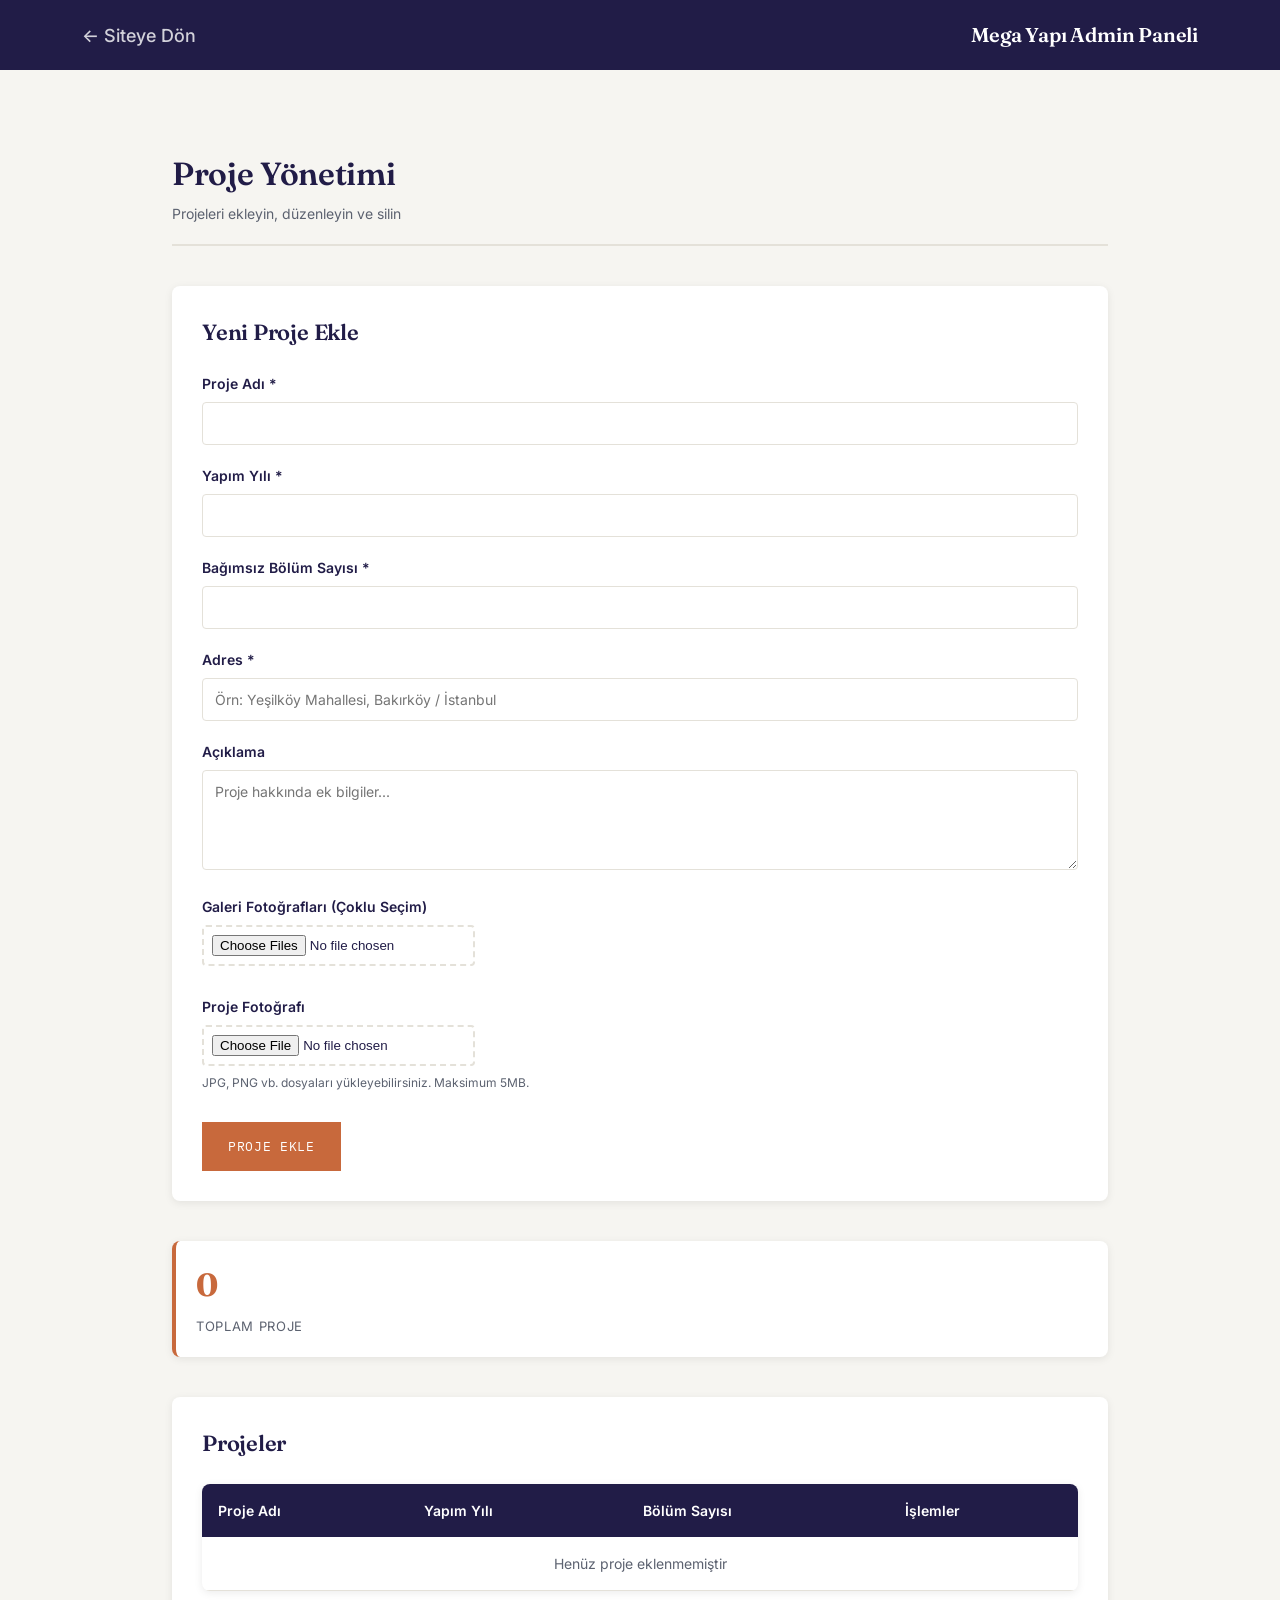
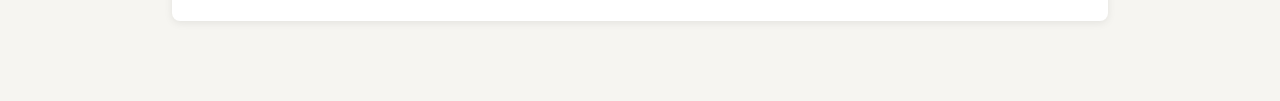
<file: admin.html>
<!DOCTYPE html>
<html lang="tr">
<head>
<meta charset="UTF-8">
<meta name="viewport" content="width=device-width, initial-scale=1.0">
<title>Admin Paneli - Mega Yapı</title>
<link rel="preconnect" href="https://fonts.googleapis.com">
<link href="https://fonts.googleapis.com/css2?family=Fraunces:opsz,wght@9..144,400;9..144,500;9..144,600;9..144,700&family=Inter:wght@400;500;600;700&family=IBM+Plex+Mono:wght@400;500;600&display=swap" rel="stylesheet">
<link rel="stylesheet" href="assets/css/style.css">
<style>
  body{background:var(--paper);}
  .admin-container{max-width:1000px;margin:0 auto;padding:40px 32px;}
  .admin-header{margin-bottom:40px;border-bottom:2px solid var(--line);padding-bottom:20px;}
  .admin-header h1{color:var(--ink);margin-bottom:5px;}
  .admin-header p{color:var(--steel);font-size:14px;}
  
  .form-section{background:var(--white);padding:30px;border-radius:8px;margin-bottom:40px;box-shadow:0 2px 8px rgba(0,0,0,0.08);}
  .form-section h2{font-size:22px;margin-bottom:24px;color:var(--ink);}
  
  .form-group{margin-bottom:20px;}
  label{display:block;font-weight:600;margin-bottom:8px;color:var(--ink);font-size:14px;}
  input[type="text"],input[type="number"],textarea,select{
    width:100%;
    padding:12px;
    border:1px solid var(--line);
    border-radius:4px;
    font-family:'Inter',sans-serif;
    font-size:14px;
    transition:border-color .25s ease;
  }
  input[type="text"]:focus,input[type="number"]:focus,textarea:focus,select:focus{
    outline:none;
    border-color:var(--red);
    box-shadow:0 0 0 3px rgba(200,105,60,0.1);
  }
  
  textarea{resize:vertical;min-height:100px;}
  
  input[type="file"]{
    padding:8px;
    border:2px dashed var(--line);
    border-radius:4px;
    cursor:pointer;
    transition:border-color .25s ease;
  }
  input[type="file"]:hover{
    border-color:var(--red);
  }
  
  #imagePreview{margin-top:16px;}
  
  .form-actions{display:flex;gap:12px;margin-top:30px;}
  .form-actions .btn{margin:0;}
  
  #submitBtn{background:var(--red);color:var(--white);border:none;}
  #submitBtn:hover{background:var(--red-deep);}
  
  #cancelBtn{background:var(--steel);color:var(--white);border:none;}
  #cancelBtn:hover{background:#4a4a52;}
  
  .projects-table{background:var(--white);border-radius:8px;overflow:hidden;box-shadow:0 2px 8px rgba(0,0,0,0.08);}
  .projects-table table{width:100%;border-collapse:collapse;}
  .projects-table th{
    background:var(--ink);
    color:var(--white);
    padding:16px;
    text-align:left;
    font-weight:600;
    font-size:14px;
  }
  .projects-table td{
    padding:16px;
    border-bottom:1px solid var(--line);
    font-size:14px;
  }
  .projects-table tr:hover{background:rgba(200,105,60,0.05);}
  
  .projects-table .actions{display:flex;gap:8px;}
  .btn-edit,.btn-delete{
    padding:8px 12px;
    font-size:12px;
    border:none;
    border-radius:4px;
    cursor:pointer;
    transition:all .25s ease;
    font-family:'IBM Plex Mono',monospace;
    letter-spacing:0.05em;
  }
  .btn-edit{
    background:var(--red);
    color:var(--white);
  }
  .btn-edit:hover{background:var(--red-deep);}
  
  .btn-delete{
    background:#e74c3c;
    color:var(--white);
  }
  .btn-delete:hover{background:#c0392b;}
  
  .stats{display:grid;grid-template-columns:repeat(auto-fit,minmax(200px,1fr));gap:20px;margin-top:30px;}
  .stat-card{
    background:var(--white);
    padding:20px;
    border-radius:8px;
    border-left:4px solid var(--red);
    box-shadow:0 2px 8px rgba(0,0,0,0.08);
  }
  .stat-card .number{
    font-size:32px;
    font-weight:700;
    color:var(--red);
    font-family:'Fraunces',serif;
  }
  .stat-card .label{
    font-size:13px;
    color:var(--steel);
    margin-top:8px;
    text-transform:uppercase;
    letter-spacing:0.05em;
  }
  
  .no-projects{
    text-align:center;
    padding:40px;
    color:var(--steel);
  }
  
  .admin-nav{background:var(--ink);padding:20px 0;margin-bottom:40px;}
  .admin-nav .wrap{display:flex;justify-content:space-between;align-items:center;}
  .admin-nav a{color:rgba(255,255,255,0.8);text-decoration:none;font-weight:500;transition:color .25s ease;}
  .admin-nav a:hover{color:#fff;}
  .admin-logo{color:var(--red);font-weight:700;font-size:18px;}
</style>
</head>
<body>

<div class="admin-nav">
  <div class="wrap">
    <a href="index.html" class="admin-logo">← Siteye Dön</a>
    <h1 style="color:#fff;margin:0;font-size:20px;">Mega Yapı Admin Paneli</h1>
  </div>
</div>

<div class="admin-container">
  <div class="admin-header">
    <h1>Proje Yönetimi</h1>
    <p>Projeleri ekleyin, düzenleyin ve silin</p>
  </div>
  
  <!-- Form Section -->
  <div class="form-section">
    <h2 id="formTitle">Yeni Proje Ekle</h2>
    <form id="projectForm">
      <input type="hidden" id="currentProjectId">
      
      <div class="form-group">
        <label for="projectName">Proje Adı *</label>
        <input type="text" id="projectName" required>
      </div>
      
      <div class="form-group">
        <label for="projectYear">Yapım Yılı *</label>
        <input type="number" id="projectYear" min="1989" max="2100" required>
      </div>
      
      <div class="form-group">
        <label for="projectUnitCount">Bağımsız Bölüm Sayısı *</label>
        <input type="number" id="projectUnitCount" min="1" required>
      </div>
      
      <div class="form-group">
        <label for="projectAddress">Adres *</label>
        <input type="text" id="projectAddress" placeholder="Örn: Yeşilköy Mahallesi, Bakırköy / İstanbul" required>
      </div>
      
      <div class="form-group">
        <label for="projectDescription">Açıklama</label>
        <textarea id="projectDescription" placeholder="Proje hakkında ek bilgiler..."></textarea>
      </div>
      
      <div class="form-group">
  <label for="projectGallery">Galeri Fotoğrafları (Çoklu Seçim)</label>
  <input type="file" id="projectGallery" multiple accept="image/*">
  <div id="galleryPreview" style="display:flex; gap:10px; flex-wrap:wrap; margin-top:10px;"></div>
</div>
      
      <div class="form-group">
        <label for="projectImage">Proje Fotoğrafı</label>
        <input type="file" id="projectImage" accept="image/*">
        <p style="font-size:12px;color:var(--steel);margin-top:8px;">JPG, PNG vb. dosyaları yükleyebilirsiniz. Maksimum 5MB.</p>
        <div id="imagePreview"></div>
      </div>
      
      <div class="form-actions">
        <button type="submit" class="btn btn-primary" id="submitBtn">Proje Ekle</button>
        <button type="button" class="btn" id="cancelBtn" style="display:none;background:var(--steel);color:var(--white);border:none;cursor:pointer;">İptal</button>
      </div>
    </form>
  </div>
  
  <!-- Stats -->
  <div class="stats">
    <div class="stat-card">
      <div class="number" id="projectCount">0</div>
      <div class="label">Toplam Proje</div>
    </div>
  </div>
  
  <!-- Projects Table -->
  <div class="form-section" style="margin-top:40px;">
    <h2>Projeler</h2>
    <div class="projects-table">
      <table>
        <thead>
          <tr>
            <th>Proje Adı</th>
            <th>Yapım Yılı</th>
            <th>Bölüm Sayısı</th>
            <th>İşlemler</th>
          </tr>
        </thead>
        <tbody id="projectsList">
          <tr>
            <td colspan="4" class="no-projects">Henüz proje eklenmemiştir</td>
          </tr>
        </tbody>
      </table>
    </div>
  </div>
</div>

<script src="assets/js/app.js"></script>
<script src="assets/js/admin.js"></script>

</body>
</html>
</file>
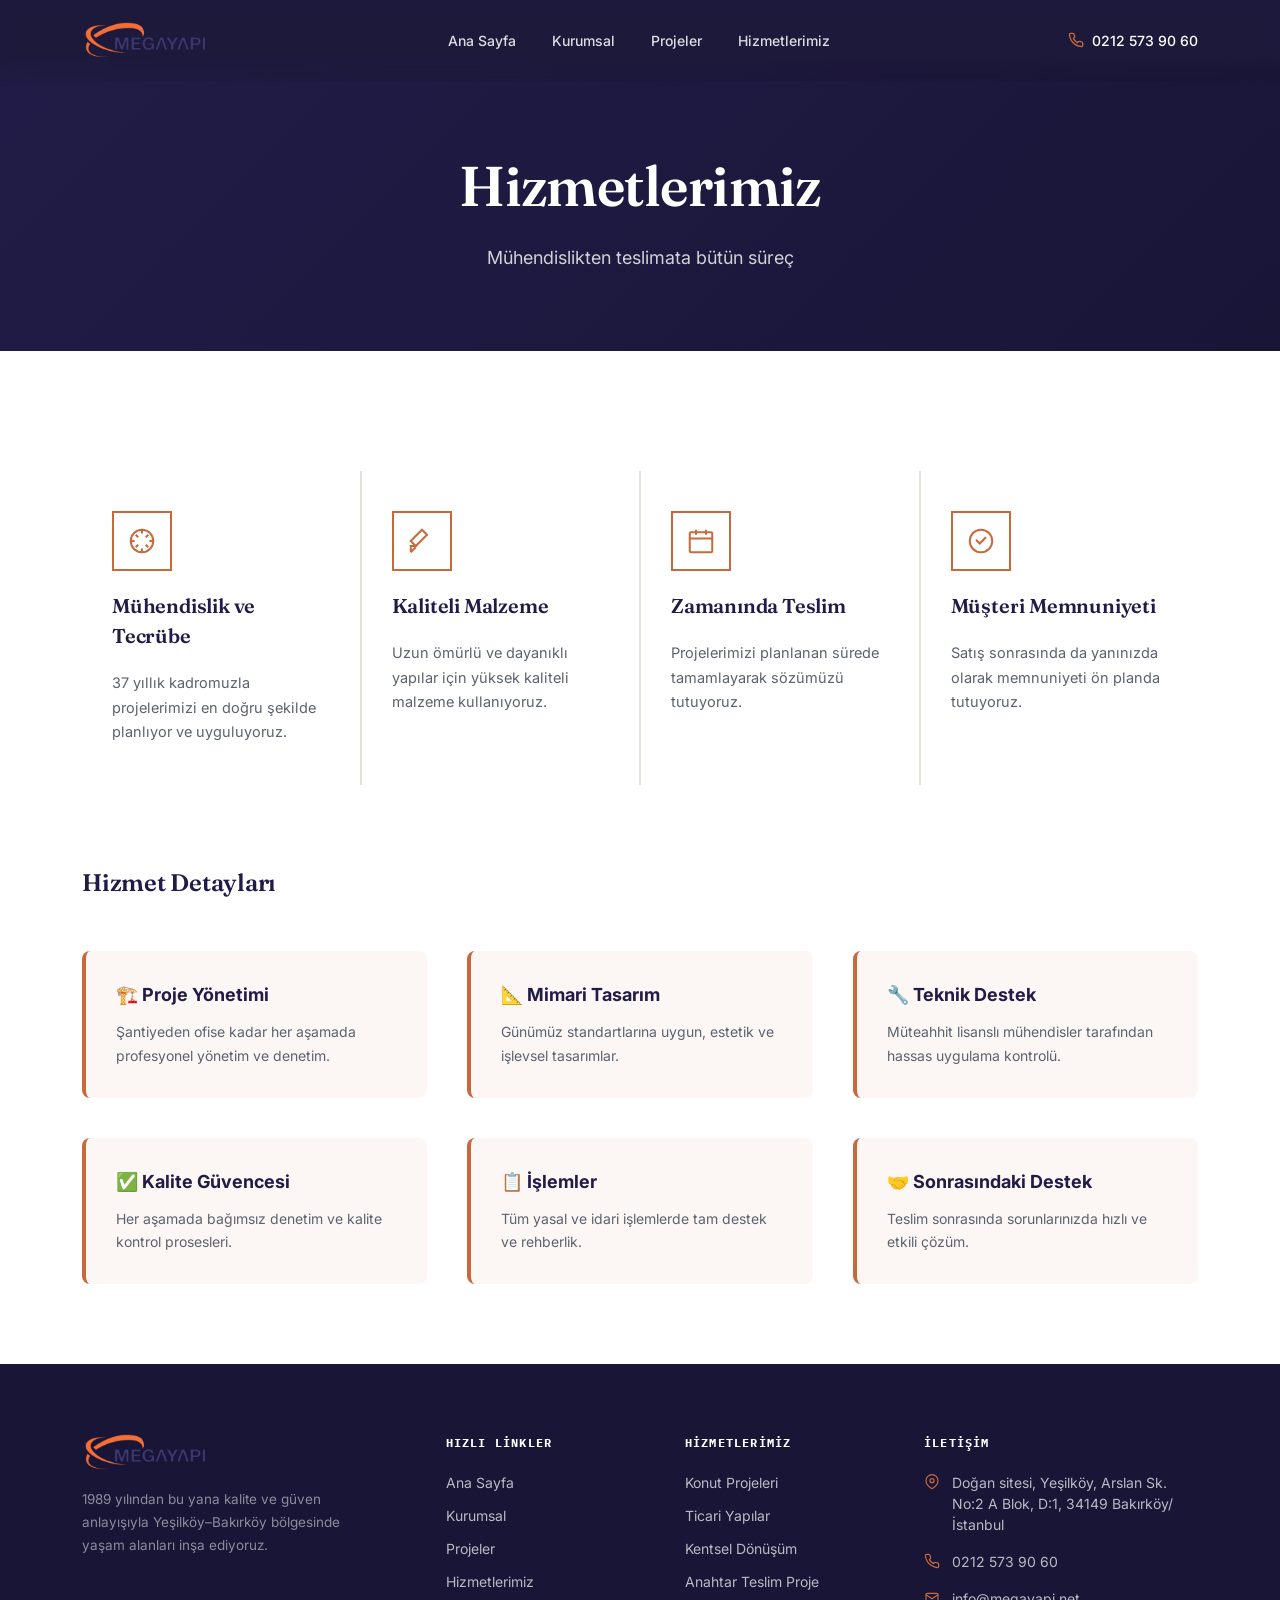
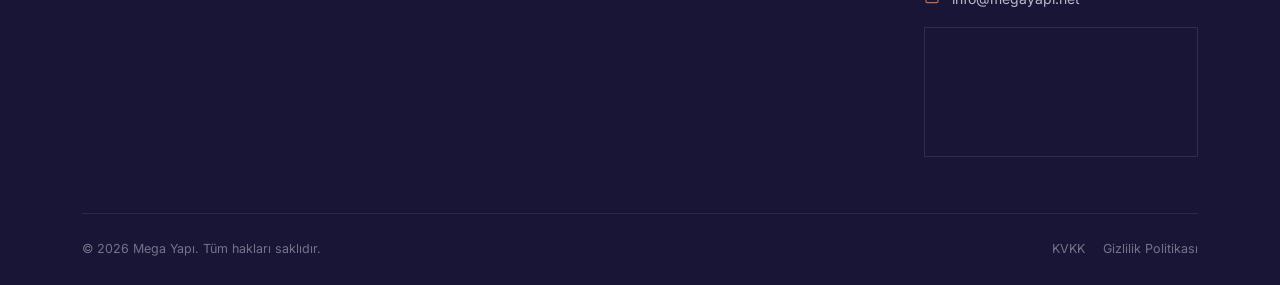
<file: hizmetler.html>
<!DOCTYPE html>
<html lang="tr">
<head>
<meta charset="UTF-8">
<meta name="viewport" content="width=device-width, initial-scale=1.0">
<title>Hizmetlerimiz - Mega Yapı</title>
<meta name="description" content="Mega Yapı - Mühendislik, Kaliteli Malzeme, Zamanında Teslim, Müşteri Memnuniyeti.">
<link rel="preconnect" href="https://fonts.googleapis.com">
<link href="https://fonts.googleapis.com/css2?family=Fraunces:opsz,wght@9..144,400;9..144,500;9..144,600;9..144,700&family=Inter:wght@400;500;600;700&family=IBM+Plex+Mono:wght@400;500;600&display=swap" rel="stylesheet">
<link rel="stylesheet" href="assets/css/style.css">
<style>
  body{padding-top:64px;background:#1e1a40;}
  .hero-page{background:linear-gradient(135deg, var(--ink) 0%, var(--ink-2) 100%);color:#fff;padding:80px 0;text-align:center;}
  .hero-page h1{font-size:clamp(36px,5vw,56px);margin-bottom:16px;}
  .hero-page p{font-size:18px;color:rgba(255,255,255,0.8);}
  
  section{padding:80px 0;}
  section:nth-child(odd){background:var(--white);}
  section:nth-child(even){background:var(--paper);}
  
  .services-grid{display:grid;grid-template-columns:repeat(4,1fr);gap:2px;background:var(--line);margin-top:40px;}
  
  .service-card{
    background:var(--white);padding:40px 30px;display:flex;flex-direction:column;gap:20px;
  }
  
  .service-icon{
    width:60px;height:60px;border:2px solid var(--red);
    display:flex;align-items:center;justify-content:center;flex-shrink:0;
  }
  
  .service-icon svg{width:30px;height:30px;color:var(--red);}
  
  .service-card h3{font-size:20px;margin:0;font-weight:600;color:var(--ink);}
  .service-card p{font-size:14.5px;color:var(--steel);line-height:1.7;margin:0;}
  
  .service-details{display:grid;grid-template-columns:repeat(auto-fit,minmax(250px,1fr));gap:40px;margin-top:50px;}
  
  .detail-item{padding:30px;background:rgba(200,105,60,0.05);border-radius:8px;border-left:4px solid var(--red);}
  .detail-item h4{font-size:18px;color:var(--ink);margin-bottom:12px;}
  .detail-item p{font-size:14px;color:var(--steel);line-height:1.7;}
  
  @media (max-width:1024px){
    .services-grid{grid-template-columns:repeat(2,1fr);}
  }
  
  @media (max-width:768px){
    .services-grid{grid-template-columns:1fr;}
  }
</style>
</head>
<body>

<header id="siteHeader">
  <div class="wrap">
    <a class="logo" href="index.html">
    <img src="assets/images/logobg.png" alt="Mega Yapı Logo" class="logo-img">
    </a>
    <nav>
      <ul>
        <li><a href="index.html">Ana Sayfa</a></li>
        <li><a href="kurumsal.html">Kurumsal</a></li>
        <li><a href="projeler.html">Projeler</a></li>
        <li><a href="hizmetler.html">Hizmetlerimiz</a></li>
      </ul>
    </nav>
    <div class="head-actions">
      <a class="head-phone" href="tel:+902125739060">
        <svg viewBox="0 0 24 24" fill="none" stroke="currentColor" stroke-width="2"><path d="M22 16.92v3a2 2 0 0 1-2.18 2 19.79 19.79 0 0 1-8.63-3.07 19.5 19.5 0 0 1-6-6 19.79 19.79 0 0 1-3.07-8.67A2 2 0 0 1 4.12 2h3a2 2 0 0 1 2 1.72 12.84 12.84 0 0 0 .7 2.81 2 2 0 0 1-.45 2.11L8.09 9.91a16 16 0 0 0 6 6l1.27-1.27a2 2 0 0 1 2.11-.45 12.84 12.84 0 0 0 2.81.7A2 2 0 0 1 22 16.92z"/></svg>
        0212 573 90 60
      </a>
      <button class="burger" id="burgerBtn" aria-label="Menü" aria-expanded="false"><span></span><span></span><span></span></button>
    </div>
  </div>
</header>

<div class="hero-page">
  <div class="wrap">
    <h1>Hizmetlerimiz</h1>
    <p>Mühendislikten teslimata bütün süreç</p>
  </div>
</div>

<section>
  <div class="wrap">
    <div class="services-grid">
      <div class="service-card">
        <div class="service-icon"><svg viewBox="0 0 24 24" fill="none" stroke="currentColor" stroke-width="1.6"><circle cx="12" cy="12" r="9"/><path d="M12 3v3M12 18v3M3 12h3M18 12h3M7 7l2 2M17 7l-2 2M7 17l2-2M17 17l-2-2"/></svg></div>
        <h3>Mühendislik ve Tecrübe</h3>
        <p>37 yıllık kadromuzla projelerimizi en doğru şekilde planlıyor ve uyguluyoruz.</p>
      </div>
      <div class="service-card">
        <div class="service-icon"><svg viewBox="0 0 24 24" fill="none" stroke="currentColor" stroke-width="1.6"><path d="M3 21l4-4M3 21v-5h5"/><path d="M12 3l4 4-9 9-4-4 9-9z"/></svg></div>
        <h3>Kaliteli Malzeme</h3>
        <p>Uzun ömürlü ve dayanıklı yapılar için yüksek kaliteli malzeme kullanıyoruz.</p>
      </div>
      <div class="service-card">
        <div class="service-icon"><svg viewBox="0 0 24 24" fill="none" stroke="currentColor" stroke-width="1.6"><rect x="3" y="5" width="18" height="16" rx="1"/><path d="M3 10h18M8 3v4M16 3v4"/></svg></div>
        <h3>Zamanında Teslim</h3>
        <p>Projelerimizi planlanan sürede tamamlayarak sözümüzü tutuyoruz.</p>
      </div>
      <div class="service-card">
        <div class="service-icon"><svg viewBox="0 0 24 24" fill="none" stroke="currentColor" stroke-width="1.6"><path d="M8 11l3 3 5-5"/><circle cx="12" cy="12" r="9"/></svg></div>
        <h3>Müşteri Memnuniyeti</h3>
        <p>Satış sonrasında da yanınızda olarak memnuniyeti ön planda tutuyoruz.</p>
      </div>
    </div>
    
    <div style="margin-top:80px;">
      <h2 style="margin-bottom:40px;">Hizmet Detayları</h2>
      <div class="service-details">
        <div class="detail-item">
          <h4>🏗️ Proje Yönetimi</h4>
          <p>Şantiyeden ofise kadar her aşamada profesyonel yönetim ve denetim.</p>
        </div>
        <div class="detail-item">
          <h4>📐 Mimari Tasarım</h4>
          <p>Günümüz standartlarına uygun, estetik ve işlevsel tasarımlar.</p>
        </div>
        <div class="detail-item">
          <h4>🔧 Teknik Destek</h4>
          <p>Müteahhit lisanslı mühendisler tarafından hassas uygulama kontrolü.</p>
        </div>
        <div class="detail-item">
          <h4>✅ Kalite Güvencesi</h4>
          <p>Her aşamada bağımsız denetim ve kalite kontrol prosesleri.</p>
        </div>
        <div class="detail-item">
          <h4>📋 İşlemler</h4>
          <p>Tüm yasal ve idari işlemlerde tam destek ve rehberlik.</p>
        </div>
        <div class="detail-item">
          <h4>🤝 Sonrasındaki Destek</h4>
          <p>Teslim sonrasında sorunlarınızda hızlı ve etkili çözüm.</p>
        </div>
      </div>
    </div>
  </div>
</section>
<footer id="iletisim">
  <div class="wrap">
    <div class="footer-grid">
      <div class="footer-brand">
        <a class="logo" href="index.html">
        <img src="assets/images/logobg.png" alt="Mega Yapı Logo" class="logo-img">
        </a>
        <p>1989 yılından bu yana kalite ve güven anlayışıyla Yeşilköy–Bakırköy bölgesinde yaşam alanları inşa ediyoruz.</p>
        
      </div>
      <div class="footer-col">
        <h4>Hızlı Linkler</h4>
        <ul>
          <li><a href="index.html">Ana Sayfa</a></li>
          <li><a href="kurumsal.html">Kurumsal</a></li>
          <li><a href="projeler.html">Projeler</a></li>
          <li><a href="hizmetler.html">Hizmetlerimiz</a></li>
        </ul>
      </div>
      <div class="footer-col">
        <h4>Hizmetlerimiz</h4>
        <ul>
          <li><a href="#">Konut Projeleri</a></li>
          <li><a href="#">Ticari Yapılar</a></li>
          <li><a href="#">Kentsel Dönüşüm</a></li>
          <li><a href="#">Anahtar Teslim Proje</a></li>
        </ul>
      </div>
      <div class="footer-col">
        <h4>İletişim</h4>
        <ul class="footer-contact">
          <li><svg viewBox="0 0 24 24" fill="none" stroke="currentColor" stroke-width="1.8"><path d="M21 10c0 7-9 12-9 12s-9-5-9-12a9 9 0 0 1 18 0z"/><circle cx="12" cy="10" r="3"/></svg><span>Doğan sitesi, Yeşilköy, Arslan Sk. No:2 A Blok, D:1, 34149 Bakırköy/İstanbul</span></li>
          <li><svg viewBox="0 0 24 24" fill="none" stroke="currentColor" stroke-width="1.8"><path d="M22 16.92v3a2 2 0 0 1-2.18 2 19.79 19.79 0 0 1-8.63-3.07 19.5 19.5 0 0 1-6-6 19.79 19.79 0 0 1-3.07-8.67A2 2 0 0 1 4.12 2h3a2 2 0 0 1 2 1.72 12.84 12.84 0 0 0 .7 2.81 2 2 0 0 1-.45 2.11L8.09 9.91a16 16 0 0 0 6 6l1.27-1.27a2 2 0 0 1 2.11-.45 12.84 12.84 0 0 0 2.81.7A2 2 0 0 1 22 16.92z"/></svg><a href="tel:+902125739060">0212 573 90 60</a></li>
          <li><svg viewBox="0 0 24 24" fill="none" stroke="currentColor" stroke-width="1.8"><rect x="3" y="5" width="18" height="14" rx="2"/><path d="M3 7l9 6 9-6"/></svg><a href="mailto:info@megayapi.net">info@megayapi.net</a></li>
        </ul>
        <div class="map-frame">
          <iframe src="https://www.google.com/maps/embed?pb=!1m18!1m12!1m3!1d3012.8884619821874!2d28.831822276151293!3d40.96202222227167!2m3!1f0!2f0!3f0!3m2!1i1024!2i768!4f13.1!3m3!1m2!1s0x14caa37582ceaa2f%3A0x5f963b68805dc794!2sMEGA%20YAPI!5e0!3m2!1sen!2str!4v1783405881844!5m2!1sen!2str" width="600" height="450" style="border:0;" allowfullscreen="" loading="lazy" referrerpolicy="strict-origin-when-cross-origin" title="Mega Yapı konum haritası"></iframe>
        </div>
      </div>
    </div>
    <div class="footer-bottom">
      <span>© 2026 Mega Yapı. Tüm hakları saklıdır.</span>
      <span style="display:flex;gap:18px;"><a href="#">KVKK</a><a href="#">Gizlilik Politikası</a></span>
    </div>
  </div>
</footer>

<script src="assets/js/app.js"></script>
</body>
</html>
</file>
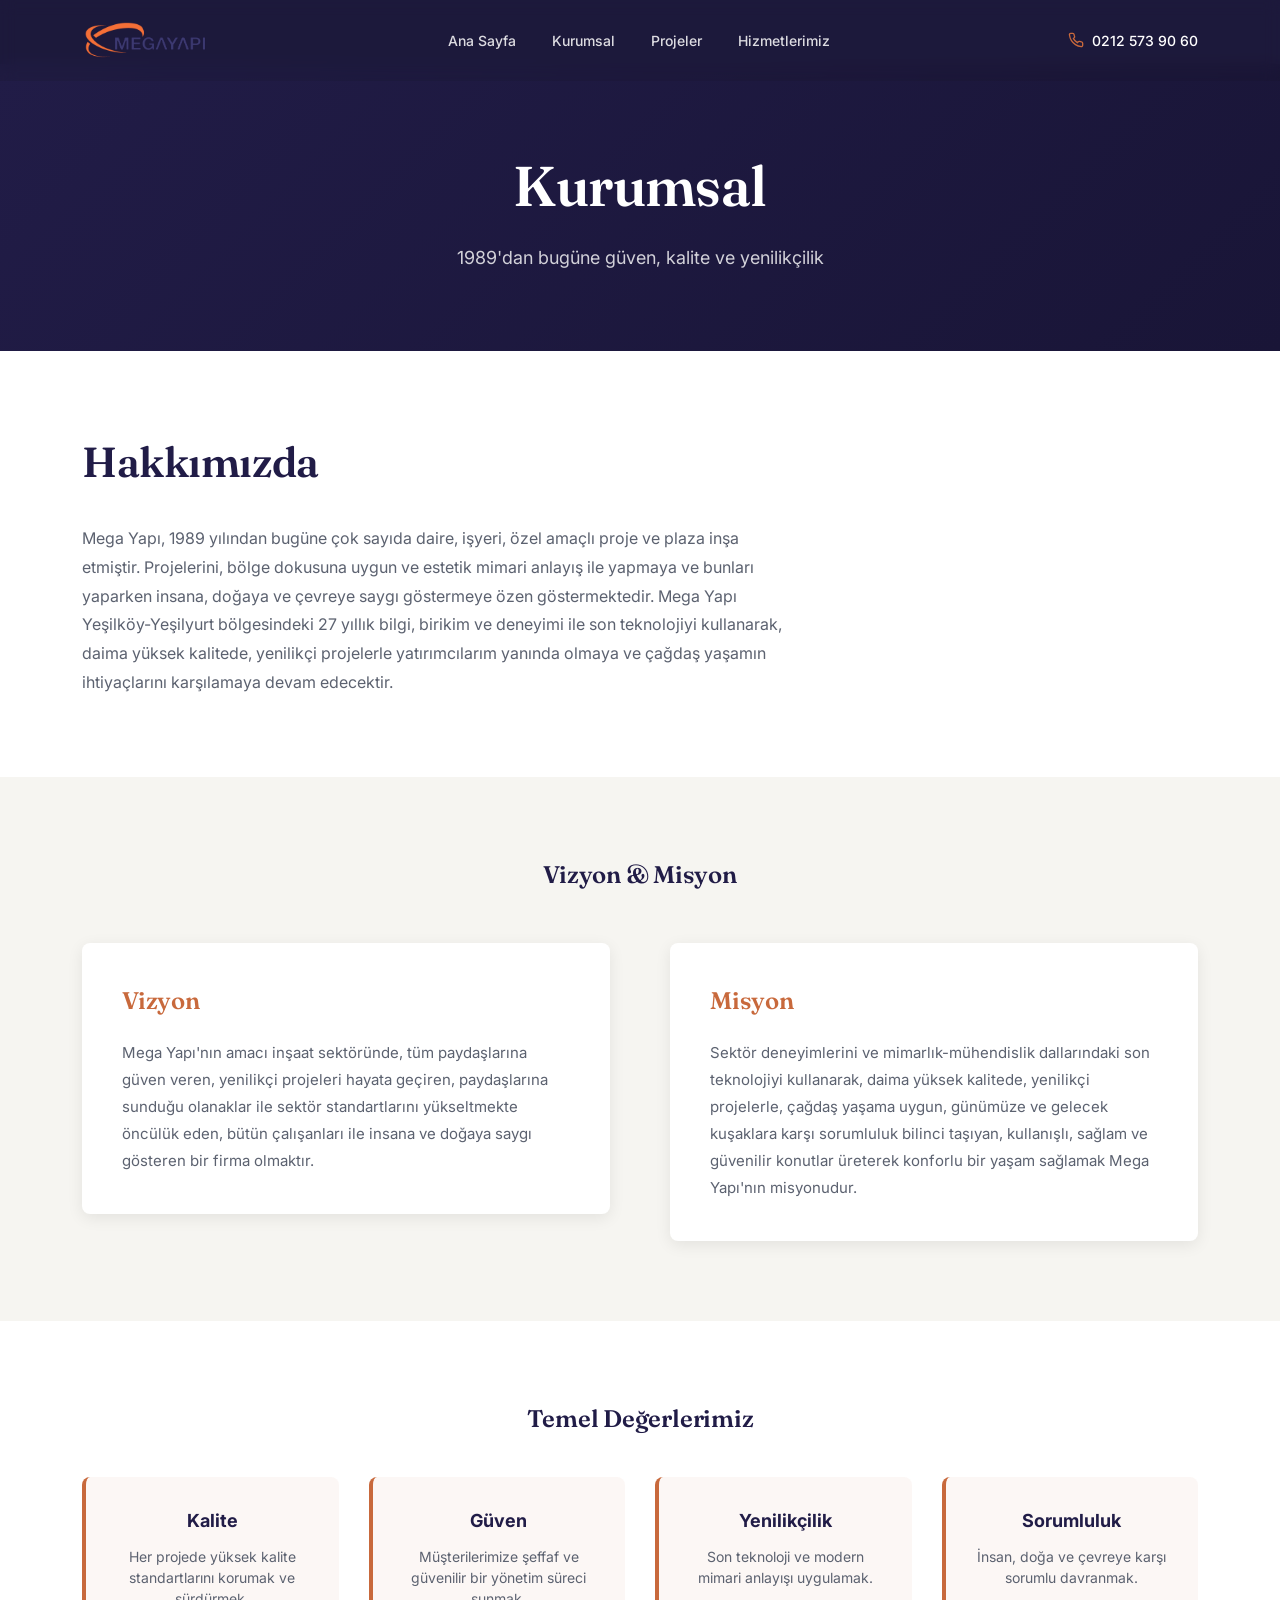
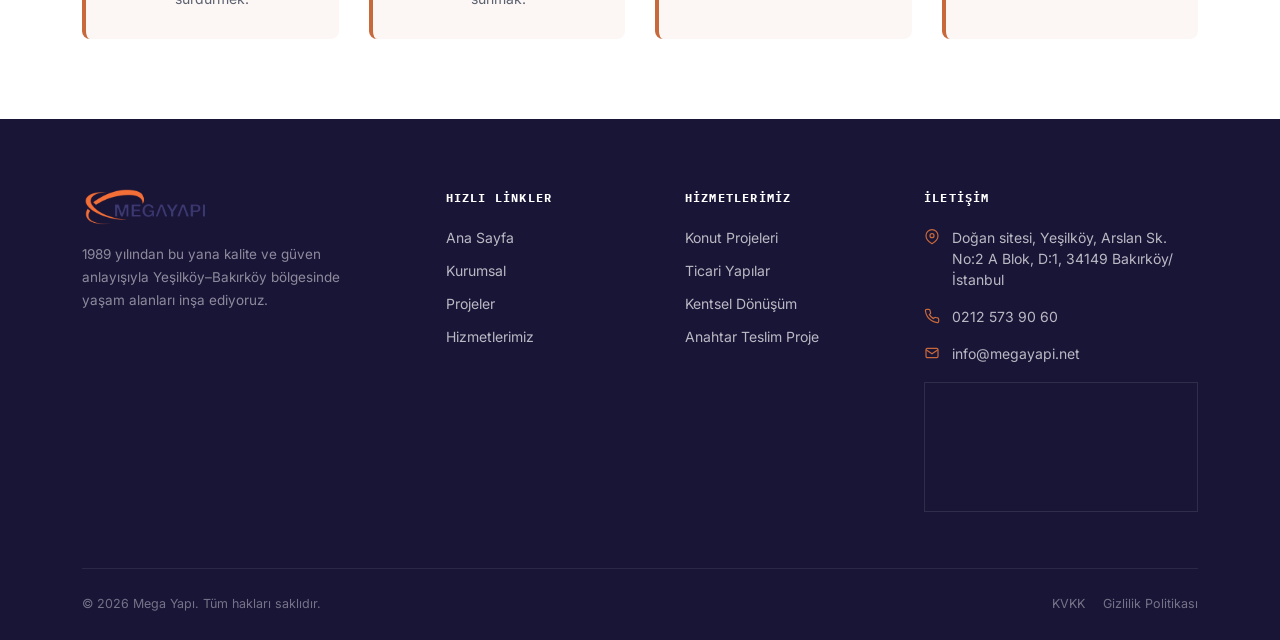
<file: kurumsal.html>
<!DOCTYPE html>
<html lang="tr">
<head>
<meta charset="UTF-8">
<meta name="viewport" content="width=device-width, initial-scale=1.0">
<title>Kurumsal - Mega Yapı</title>
<meta name="description" content="Mega Yapı - 1989'dan bugüne 27 yıllık deneyim, vizyon ve misyon ile inşaat sektöründe güven veren bir firma.">
<link rel="preconnect" href="https://fonts.googleapis.com">
<link href="https://fonts.googleapis.com/css2?family=Fraunces:opsz,wght@9..144,400;9..144,500;9..144,600;9..144,700&family=Inter:wght@400;500;600;700&family=IBM+Plex+Mono:wght@400;500;600&display=swap" rel="stylesheet">
<link rel="stylesheet" href="assets/css/style.css">
<style>
  body{padding-top:64px;background:#1e1a40;}
  .hero-page{background:linear-gradient(135deg, var(--ink) 0%, var(--ink-2) 100%);color:#fff;padding:80px 0;text-align:center;}
  .hero-page h1{font-size:clamp(36px,5vw,56px);margin-bottom:16px;}
  .hero-page p{font-size:18px;color:rgba(255,255,255,0.8);max-width:600px;margin:0 auto;}
  
  section{padding:80px 0;}
  section:nth-child(odd){background:var(--white);}
  section:nth-child(even){background:var(--paper);}
  
  .content-section h2{font-size:clamp(28px,4vw,42px);margin-bottom:30px;color:var(--ink);}
  .content-section p{font-size:16px;color:var(--steel);line-height:1.8;margin-bottom:20px;max-width:700px;}
  .content-section p:last-child{margin-bottom:0;}
  
  .vision-mission-grid{display:grid;grid-template-columns:1fr 1fr;gap:60px;margin-top:50px;align-items:start;}
  
  .vision-card,.mission-card{
    padding:40px;
    border-radius:8px;
    background:var(--white);
    box-shadow:0 4px 16px rgba(0,0,0,0.08);
  }
  
  .vision-card h3,.mission-card h3{
    font-size:24px;
    margin-bottom:20px;
    color:var(--red);
  }
  
  .vision-card p,.mission-card p{
    font-size:15px;
    color:var(--steel);
    line-height:1.8;
  }
  
  .values-grid{display:grid;grid-template-columns:repeat(auto-fit,minmax(200px,1fr));gap:30px;margin-top:40px;}
  
  .value-item{
    text-align:center;
    padding:30px;
    border-radius:8px;
    background:rgba(200,105,60,0.05);
    border-left:4px solid var(--red);
  }
  
  .value-item h4{
    font-size:18px;
    color:var(--ink);
    margin-bottom:12px;
  }
  
  .value-item p{
    font-size:14px;
    color:var(--steel);
  }
  
  @media (max-width:768px){
    .vision-mission-grid{grid-template-columns:1fr;gap:30px;}
    .values-grid{grid-template-columns:1fr;}
  }
</style>
</head>
<body>

<header id="siteHeader">
  <div class="wrap">
    <a class="logo" href="index.html">
    <img src="assets/images/logobg.png" alt="Mega Yapı Logo" class="logo-img">
    </a>
    <nav>
      <ul>
        <li><a href="index.html">Ana Sayfa</a></li>
        <li><a href="kurumsal.html">Kurumsal</a></li>
        <li><a href="projeler.html">Projeler</a></li>
        <li><a href="hizmetler.html">Hizmetlerimiz</a></li>
      </ul>
    </nav>
    <div class="head-actions">
      <a class="head-phone" href="tel:+902125739060">
        <svg viewBox="0 0 24 24" fill="none" stroke="currentColor" stroke-width="2"><path d="M22 16.92v3a2 2 0 0 1-2.18 2 19.79 19.79 0 0 1-8.63-3.07 19.5 19.5 0 0 1-6-6 19.79 19.79 0 0 1-3.07-8.67A2 2 0 0 1 4.12 2h3a2 2 0 0 1 2 1.72 12.84 12.84 0 0 0 .7 2.81 2 2 0 0 1-.45 2.11L8.09 9.91a16 16 0 0 0 6 6l1.27-1.27a2 2 0 0 1 2.11-.45 12.84 12.84 0 0 0 2.81.7A2 2 0 0 1 22 16.92z"/></svg>
        0212 573 90 60
      </a>
      <button class="burger" id="burgerBtn" aria-label="Menü" aria-expanded="false"><span></span><span></span><span></span></button>
    </div>
  </div>
</header>

<div class="hero-page">
  <div class="wrap">
    <h1>Kurumsal</h1>
    <p>1989'dan bugüne güven, kalite ve yenilikçilik</p>
  </div>
</div>

<!-- Hakkımızda -->
<section>
  <div class="wrap content-section">
    <h2>Hakkımızda</h2>
    <p>Mega Yapı, 1989 yılından bugüne çok sayıda daire, işyeri, özel amaçlı proje ve plaza inşa etmiştir. Projelerini, bölge dokusuna uygun ve estetik mimari anlayış ile yapmaya ve bunları yaparken insana, doğaya ve çevreye saygı göstermeye özen göstermektedir. Mega Yapı Yeşilköy-Yeşilyurt bölgesindeki 27 yıllık bilgi, birikim ve deneyimi ile son teknolojiyi kullanarak, daima yüksek kalitede, yenilikçi projelerle yatırımcılarım yanında olmaya ve çağdaş yaşamın ihtiyaçlarını karşılamaya devam edecektir.</p>
  </div>
</section>

<!-- Vizyon & Misyon -->
<section>
  <div class="wrap">
    <h2 style="text-align:center;margin-bottom:50px;">Vizyon & Misyon</h2>
    <div class="vision-mission-grid">
      <div class="vision-card">
        <h3>Vizyon</h3>
        <p>Mega Yapı'nın amacı inşaat sektöründe, tüm paydaşlarına güven veren, yenilikçi projeleri hayata geçiren, paydaşlarına sunduğu olanaklar ile sektör standartlarını yükseltmekte öncülük eden, bütün çalışanları ile insana ve doğaya saygı gösteren bir firma olmaktır.</p>
      </div>
      <div class="mission-card">
        <h3>Misyon</h3>
        <p>Sektör deneyimlerini ve mimarlık-mühendislik dallarındaki son teknolojiyi kullanarak, daima yüksek kalitede, yenilikçi projelerle, çağdaş yaşama uygun, günümüze ve gelecek kuşaklara karşı sorumluluk bilinci taşıyan, kullanışlı, sağlam ve güvenilir konutlar üreterek konforlu bir yaşam sağlamak Mega Yapı'nın misyonudur.</p>
      </div>
    </div>
  </div>
</section>

<!-- Değerlerimiz -->
<section>
  <div class="wrap">
    <h2 style="text-align:center;margin-bottom:40px;">Temel Değerlerimiz</h2>
    <div class="values-grid">
      <div class="value-item">
        <h4>Kalite</h4>
        <p>Her projede yüksek kalite standartlarını korumak ve sürdürmek.</p>
      </div>
      <div class="value-item">
        <h4>Güven</h4>
        <p>Müşterilerimize şeffaf ve güvenilir bir yönetim süreci sunmak.</p>
      </div>
      <div class="value-item">
        <h4>Yenilikçilik</h4>
        <p>Son teknoloji ve modern mimari anlayışı uygulamak.</p>
      </div>
      <div class="value-item">
        <h4>Sorumluluk</h4>
        <p>İnsan, doğa ve çevreye karşı sorumlu davranmak.</p>
      </div>
    </div>
  </div>
</section>

<footer id="iletisim">
  <div class="wrap">
    <div class="footer-grid">
      <div class="footer-brand">
       <a class="logo" href="index.html">
    <img src="assets/images/logobg.png" alt="Mega Yapı Logo" class="logo-img">
    </a>
        <p>1989 yılından bu yana kalite ve güven anlayışıyla Yeşilköy–Bakırköy bölgesinde yaşam alanları inşa ediyoruz.</p>
        
      </div>
      <div class="footer-col">
        <h4>Hızlı Linkler</h4>
        <ul>
          <li><a href="index.html">Ana Sayfa</a></li>
          <li><a href="kurumsal.html">Kurumsal</a></li>
          <li><a href="projeler.html">Projeler</a></li>
          <li><a href="hizmetler.html">Hizmetlerimiz</a></li>
        </ul>
      </div>
      <div class="footer-col">
        <h4>Hizmetlerimiz</h4>
        <ul>
          <li><a href="#">Konut Projeleri</a></li>
          <li><a href="#">Ticari Yapılar</a></li>
          <li><a href="#">Kentsel Dönüşüm</a></li>
          <li><a href="#">Anahtar Teslim Proje</a></li>
        </ul>
      </div>
      <div class="footer-col">
        <h4>İletişim</h4>
        <ul class="footer-contact">
          <li><svg viewBox="0 0 24 24" fill="none" stroke="currentColor" stroke-width="1.8"><path d="M21 10c0 7-9 12-9 12s-9-5-9-12a9 9 0 0 1 18 0z"/><circle cx="12" cy="10" r="3"/></svg><span>Doğan sitesi, Yeşilköy, Arslan Sk. No:2 A Blok, D:1, 34149 Bakırköy/İstanbul</span></li>
          <li><svg viewBox="0 0 24 24" fill="none" stroke="currentColor" stroke-width="1.8"><path d="M22 16.92v3a2 2 0 0 1-2.18 2 19.79 19.79 0 0 1-8.63-3.07 19.5 19.5 0 0 1-6-6 19.79 19.79 0 0 1-3.07-8.67A2 2 0 0 1 4.12 2h3a2 2 0 0 1 2 1.72 12.84 12.84 0 0 0 .7 2.81 2 2 0 0 1-.45 2.11L8.09 9.91a16 16 0 0 0 6 6l1.27-1.27a2 2 0 0 1 2.11-.45 12.84 12.84 0 0 0 2.81.7A2 2 0 0 1 22 16.92z"/></svg><a href="tel:+902125739060">0212 573 90 60</a></li>
          <li><svg viewBox="0 0 24 24" fill="none" stroke="currentColor" stroke-width="1.8"><rect x="3" y="5" width="18" height="14" rx="2"/><path d="M3 7l9 6 9-6"/></svg><a href="mailto:info@megayapi.net">info@megayapi.net</a></li>
        </ul>
        <div class="map-frame">
          <iframe src="https://www.google.com/maps/embed?pb=!1m18!1m12!1m3!1d3012.8884619821874!2d28.831822276151293!3d40.96202222227167!2m3!1f0!2f0!3f0!3m2!1i1024!2i768!4f13.1!3m3!1m2!1s0x14caa37582ceaa2f%3A0x5f963b68805dc794!2sMEGA%20YAPI!5e0!3m2!1sen!2str!4v1783405881844!5m2!1sen!2str" width="600" height="450" style="border:0;" allowfullscreen="" loading="lazy" referrerpolicy="strict-origin-when-cross-origin" title="Mega Yapı konum haritası"></iframe>
        </div>
      </div>
    </div>
    <div class="footer-bottom">
      <span>© 2026 Mega Yapı. Tüm hakları saklıdır.</span>
      <span style="display:flex;gap:18px;"><a href="#">KVKK</a><a href="#">Gizlilik Politikası</a></span>
    </div>
  </div>
</footer>

<script src="assets/js/app.js"></script>
</body>
</html>
</file>
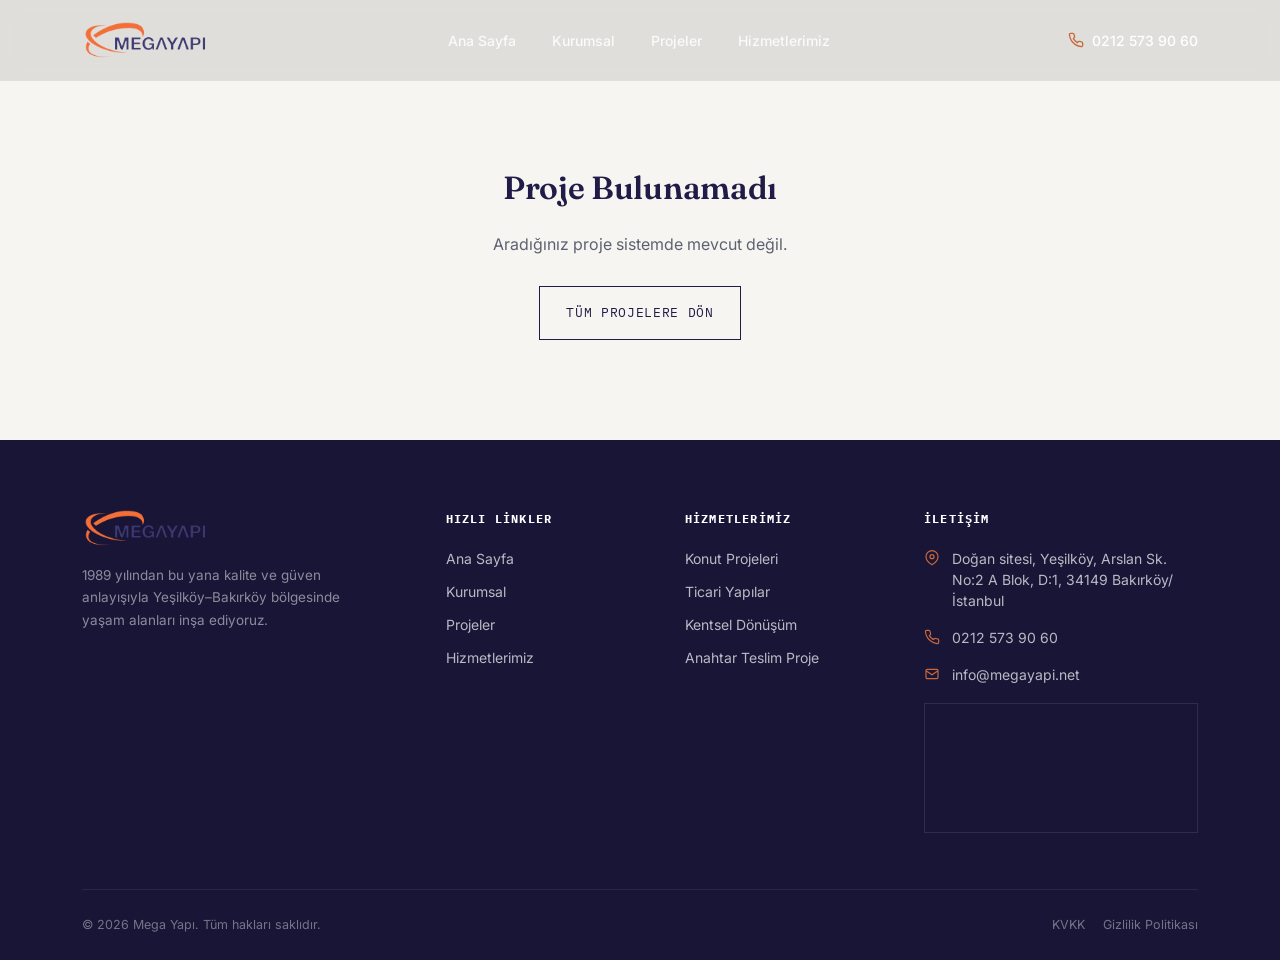
<file: proje-detay.html>
<!DOCTYPE html>
<html lang="tr">
<head>
<meta charset="UTF-8">
<meta name="viewport" content="width=device-width, initial-scale=1.0">
<title id="pageTitle">Proje Detayı - Mega Yapı</title>
<meta name="description" id="pageDesc" content="Mega Yapı proje detayı">
<link rel="preconnect" href="https://fonts.googleapis.com">
<link href="https://fonts.googleapis.com/css2?family=Fraunces:opsz,wght@9..144,400;9..144,500;9..144,600;9..144,700&family=Inter:wght@400;500;600;700&family=IBM+Plex+Mono:wght@400;500;600&display=swap" rel="stylesheet">
<link rel="stylesheet" href="assets/css/style.css">
<style>
  body{padding-top:64px;}
  
  .project-hero{
    position:relative;
    height:500px;
    overflow:hidden;
    margin-bottom:60px;
  }
  
  .project-hero img{
    width:100%;
    height:100%;
    object-fit:cover;
  }
  
  .project-hero::after{
    content:"";
    position:absolute;
    inset:0;
    background:linear-gradient(to bottom, rgba(0,0,0,0) 0%, rgba(0,0,0,0.4) 100%);
  }
  
  .project-info{
    display:grid;
    grid-template-columns:2fr 1fr;
    gap:80px;
    margin-bottom:80px;
  }
  
  .project-details h1{
    font-size:clamp(32px,5vw,48px);
    color:var(--ink);
    margin-bottom:20px;
  }
  
  .project-meta{
    display:grid;
    grid-template-columns:repeat(2,1fr);
    gap:30px;
    margin:30px 0 40px;
  }
  
  .meta-item{
    padding:20px;
    background:rgba(200,105,60,0.05);
    border-left:4px solid var(--red);
  }
  
  .meta-label{
    font-family:'IBM Plex Mono',monospace;
    font-size:12px;
    text-transform:uppercase;
    color:var(--steel);
    margin-bottom:8px;
    letter-spacing:0.08em;
  }
  
  .meta-value{
    font-size:18px;
    font-weight:600;
    color:var(--ink);
  }
  
  .project-description{
    font-size:16px;
    color:var(--steel);
    line-height:1.8;
    margin-bottom:30px;
  }
  
  .project-sidebar{
    position:sticky;
    top:100px;
    height:fit-content;
  }
  
  .address-box{
    background:var(--white);
    padding:30px;
    border-radius:8px;
    border:1px solid var(--line);
    box-shadow:0 4px 16px rgba(0,0,0,0.08);
    margin-bottom:30px;
  }
  
  .address-box h3{
    font-size:18px;
    margin-bottom:16px;
    color:var(--ink);
  }
  
  .address-box p{
    font-size:15px;
    color:var(--steel);
    line-height:1.6;
    margin-bottom:0;
  }
  
  .map-container{
    border-radius:8px;
    overflow:hidden;
    height:400px;
    border:1px solid var(--line);
    box-shadow:0 4px 16px rgba(0,0,0,0.08);
  }
  
  .map-container iframe{
    width:100%;
    height:100%;
    border:none;
  }
  
  .cta-section{
    background:var(--ink);
    color:#fff;
    padding:60px 0;
    text-align:center;
    margin-top:100px;
  }
  
  .cta-section h2{
    font-size:clamp(28px,4vw,42px);
    margin-bottom:20px;
    color:#fff;
  }
  
  .cta-section p{
    font-size:16px;
    color:rgba(255,255,255,0.8);
    max-width:600px;
    margin:0 auto 30px;
  }
  
  .cta-actions{
    display:flex;
    gap:14px;
    justify-content:center;
    flex-wrap:wrap;
  }
  
  .back-link{
    display:inline-flex;
    align-items:center;
    gap:8px;
    color:var(--red);
    font-weight:500;
    margin-bottom:40px;
    transition:gap .25s ease;
  }
  
  .back-link:hover{
    gap:12px;
  }
  
  @media (max-width:1024px){
    .project-info{
      grid-template-columns:1fr;
      gap:40px;
    }
    
    .project-sidebar{
      position:static;
    }
  }
  
  @media (max-width:768px){
    .project-hero{
      height:300px;
      margin-bottom:40px;
    }
    
    .project-meta{
      grid-template-columns:1fr;
    }
  }
  
  .gallery-grid {
    display: grid;
    grid-template-columns: repeat(auto-fill, minmax(200px, 1fr));
    gap: 15px;
    margin-top: 40px;
  }
  .gallery-item img {
    width: 100%;
    height: 200px;
    object-fit: cover;
    border-radius: 8px;
  }
</style>
</head>
<body>

<header id="siteHeader">
  <div class="wrap">
    <a class="logo" href="index.html">
    <img src="assets/images/logobg.png" alt="Mega Yapı Logo" class="logo-img">
    </a>
    <nav>
      <ul>
        <li><a href="index.html">Ana Sayfa</a></li>
        <li><a href="kurumsal.html">Kurumsal</a></li>
        <li><a href="projeler.html">Projeler</a></li>
        <li><a href="hizmetler.html">Hizmetlerimiz</a></li>
      </ul>
    </nav>
    <div class="head-actions">
      <a class="head-phone" href="tel:+902125739060">
        <svg viewBox="0 0 24 24" fill="none" stroke="currentColor" stroke-width="2"><path d="M22 16.92v3a2 2 0 0 1-2.18 2 19.79 19.79 0 0 1-8.63-3.07 19.5 19.5 0 0 1-6-6 19.79 19.79 0 0 1-3.07-8.67A2 2 0 0 1 4.12 2h3a2 2 0 0 1 2 1.72 12.84 12.84 0 0 0 .7 2.81 2 2 0 0 1-.45 2.11L8.09 9.91a16 16 0 0 0 6 6l1.27-1.27a2 2 0 0 1 2.11-.45 12.84 12.84 0 0 0 2.81.7A2 2 0 0 1 22 16.92z"/></svg>
        0212 573 90 60
      </a>
      <button class="burger" id="burgerBtn" aria-label="Menü" aria-expanded="false"><span></span><span></span><span></span></button>
    </div>
  </div>
</header>

<main>
  <div id="projectContainer">
    <div class="project-hero" id="projectHero"></div>
    
    <div class="wrap">
      <a href="projeler.html" class="back-link">
        <svg viewBox="0 0 24 24" fill="none" stroke="currentColor" stroke-width="2"><path d="M19 12H5M12 19l-7-7 7-7"/></svg>
        Tüm Projelere Dön
      </a>
      
      <div class="project-info">
        <div class="project-details">
          <h1 id="projectName"></h1>
          <div class="project-description" id="projectDesc"></div>
          
          <div class="project-meta" id="projectMeta"></div>
          <h2>Proje Galerisi</h2>
  <div class="gallery-grid" id="projectGallery"></div>
        </div>
        
        <div class="project-sidebar">
          <div class="address-box">
            <h3>📍 Lokasyon</h3>
            <p id="projectAddress"></p>
          </div>
          
          <div class="map-container">
            <iframe id="projectMap" loading="lazy"></iframe>
          </div>
        </div>
      </div>
    </div>
    
    <div class="cta-section">
      <div class="wrap">
        <h2>Bu Projede Yatırım Yapmak İstiyorsanız</h2>
        <p>Detaylı bilgi almak ve proje danışmanımız ile görüşmek için bizimle iletişime geçin.</p>
        <div class="cta-actions">
          <a class="btn btn-primary" href="tel:+902125739060">
            <svg viewBox="0 0 24 24" fill="none" stroke="currentColor" stroke-width="2"><path d="M22 16.92v3a2 2 0 0 1-2.18 2 19.79 19.79 0 0 1-8.63-3.07 19.5 19.5 0 0 1-6-6 19.79 19.79 0 0 1-3.07-8.67A2 2 0 0 1 4.12 2h3a2 2 0 0 1 2 1.72 12.84 12.84 0 0 0 .7 2.81 2 2 0 0 1-.45 2.11L8.09 9.91a16 16 0 0 0 6 6l1.27-1.27a2 2 0 0 1 2.11-.45 12.84 12.84 0 0 0 2.81.7A2 2 0 0 1 22 16.92z"/></svg>
            Ara
          </a>
          <a class="btn btn-ghost" href="https://wa.me/902125739060" target="_blank" rel="noopener">
            <svg viewBox="0 0 24 24" fill="none" stroke="currentColor" stroke-width="2"><path d="M21 11.5a8.38 8.38 0 0 1-.9 3.8 8.5 8.5 0 0 1-7.6 4.7 8.38 8.38 0 0 1-3.8-.9L3 21l1.9-5.7a8.38 8.38 0 0 1-.9-3.8 8.5 8.5 0 0 1 8.5-8.5 8.38 8.38 0 0 1 8.5 8.5Z"/></svg>
            WhatsApp
          </a>
        </div>
      </div>
    </div>
  </div>
  
  <div id="notFound" style="display:none;">
    <div class="wrap" style="text-align:center;padding:100px 0;">
      <h1 style="color:var(--ink);margin-bottom:20px;">Proje Bulunamadı</h1>
      <p style="color:var(--steel);font-size:16px;margin-bottom:30px;">Aradığınız proje sistemde mevcut değil.</p>
      <a href="projeler.html" class="btn btn-dark">Tüm Projelere Dön</a>
    </div>
  </div>
</main>

<footer id="iletisim">
  <div class="wrap">
    <div class="footer-grid">
      <div class="footer-brand">
        <a class="logo" href="index.html">
    <img src="assets/images/logobg.png" alt="Mega Yapı Logo" class="logo-img">
    </a>
        <p>1989 yılından bu yana kalite ve güven anlayışıyla Yeşilköy–Bakırköy bölgesinde yaşam alanları inşa ediyoruz.</p>
        
      </div>
      <div class="footer-col">
        <h4>Hızlı Linkler</h4>
        <ul>
          <li><a href="index.html">Ana Sayfa</a></li>
          <li><a href="kurumsal.html">Kurumsal</a></li>
          <li><a href="projeler.html">Projeler</a></li>
          <li><a href="hizmetler.html">Hizmetlerimiz</a></li>
        </ul>
      </div>
      <div class="footer-col">
        <h4>Hizmetlerimiz</h4>
        <ul>
          <li><a href="#">Konut Projeleri</a></li>
          <li><a href="#">Ticari Yapılar</a></li>
          <li><a href="#">Kentsel Dönüşüm</a></li>
          <li><a href="#">Anahtar Teslim Proje</a></li>
        </ul>
      </div>
      <div class="footer-col">
        <h4>İletişim</h4>
        <ul class="footer-contact">
          <li><svg viewBox="0 0 24 24" fill="none" stroke="currentColor" stroke-width="1.8"><path d="M21 10c0 7-9 12-9 12s-9-5-9-12a9 9 0 0 1 18 0z"/><circle cx="12" cy="10" r="3"/></svg><span>Doğan sitesi, Yeşilköy, Arslan Sk. No:2 A Blok, D:1, 34149 Bakırköy/İstanbul</span></li>
          <li><svg viewBox="0 0 24 24" fill="none" stroke="currentColor" stroke-width="1.8"><path d="M22 16.92v3a2 2 0 0 1-2.18 2 19.79 19.79 0 0 1-8.63-3.07 19.5 19.5 0 0 1-6-6 19.79 19.79 0 0 1-3.07-8.67A2 2 0 0 1 4.12 2h3a2 2 0 0 1 2 1.72 12.84 12.84 0 0 0 .7 2.81 2 2 0 0 1-.45 2.11L8.09 9.91a16 16 0 0 0 6 6l1.27-1.27a2 2 0 0 1 2.11-.45 12.84 12.84 0 0 0 2.81.7A2 2 0 0 1 22 16.92z"/></svg><a href="tel:+902125739060">0212 573 90 60</a></li>
          <li><svg viewBox="0 0 24 24" fill="none" stroke="currentColor" stroke-width="1.8"><rect x="3" y="5" width="18" height="14" rx="2"/><path d="M3 7l9 6 9-6"/></svg><a href="mailto:info@megayapi.net">info@megayapi.net</a></li>
        </ul>
        <div class="map-frame">
          <iframe src="https://www.google.com/maps/embed?pb=!1m18!1m12!1m3!1d3012.8884619821874!2d28.831822276151293!3d40.96202222227167!2m3!1f0!2f0!3f0!3m2!1i1024!2i768!4f13.1!3m3!1m2!1s0x14caa37582ceaa2f%3A0x5f963b68805dc794!2sMEGA%20YAPI!5e0!3m2!1sen!2str!4v1783405881844!5m2!1sen!2str" width="600" height="450" style="border:0;" allowfullscreen="" loading="lazy" referrerpolicy="strict-origin-when-cross-origin" title="Mega Yapı konum haritası"></iframe>
        </div>
      </div>
    </div>
    <div class="footer-bottom">
      <span>© 2026 Mega Yapı. Tüm hakları saklıdır.</span>
      <span style="display:flex;gap:18px;"><a href="#">KVKK</a><a href="#">Gizlilik Politikası</a></span>
    </div>
  </div>
</footer>

<script src="assets/js/app.js"></script>
<script>
  function getQueryParam(name) {
    const urlParams = new URLSearchParams(window.location.search);
    return urlParams.get(name);
  }
  
 async function renderProjectDetail() {
    const projectId = getQueryParam('id');
    if (!projectId) {
      document.getElementById('projectContainer').style.display = 'none';
      document.getElementById('notFound').style.display = 'block';
      return;
    }
    
    const project = await getProjectById(projectId);
    if (!project) {
      document.getElementById('projectContainer').style.display = 'none';
      document.getElementById('notFound').style.display = 'block';
      return;
    }
    
    // Page title ve description
    document.getElementById('pageTitle').textContent = project.name + ' - Mega Yapı';
    document.getElementById('pageDesc').setAttribute('content', `${project.name} - ${project.address}`);
    
    // Hero image
    document.getElementById('projectHero').innerHTML = `<img src="${project.image}" alt="${project.name}">`;
    
    // Project details
    document.getElementById('projectName').textContent = project.name;
    document.getElementById('projectDesc').textContent = project.description || `${project.name} projesi hakkında detaylı bilgi için bizimle iletişime geçiniz.`;
    
    // Meta bilgiler
    document.getElementById('projectMeta').innerHTML = `
      <div class="meta-item">
        <div class="meta-label">Yapım Yılı</div>
        <div class="meta-value">${project.year}</div>
      </div>
      <div class="meta-item">
        <div class="meta-label">Bağımsız Bölüm</div>
        <div class="meta-value">${project.unitCount}</div>
      </div>
    `;
    const galleryContainer = document.getElementById('projectGallery');

if (project.gallery && project.gallery.length > 0) {
  galleryContainer.innerHTML = project.gallery.map(path => `
    <div class="gallery-item">
      <img src="${path}" alt="${project.name} detay">
    </div>
  `).join('');
}
    // Address
    document.getElementById('projectAddress').textContent = project.address;
    
    // Google Maps embed
    const mapQuery = encodeURIComponent(project.address);
    document.getElementById('projectMap').src = `https://www.google.com/maps?q=${mapQuery}&output=embed`;
  }
  
  document.addEventListener('DOMContentLoaded', renderProjectDetail);
</script>
</body>
</html>
</file>
<file: assets/css/style.css>
/* Mega Yapı - Ortak Stiller */

:root{
  --ink:#211c47;
  --ink-2:#191537;
  --paper:#f6f5f1;
  --white:#ffffff;
  --steel:#5c6270;
  --steel-light:#a29de0;
  --line:#e4e1d9;
  --red:#c8693c;
  --red-deep:#a8532c;
}

*{margin:0;padding:0;box-sizing:border-box;}
html{scroll-behavior:smooth;}
body{
  font-family:'Inter',sans-serif;
  color:var(--ink);
  background:var(--paper);
  line-height:1.5;
  -webkit-font-smoothing:antialiased;
}

img{display:block;max-width:100%;}
a{color:inherit;text-decoration:none;}
a:focus-visible{outline:2px solid var(--red);outline-offset:2px;}
ul{list-style:none;}

.wrap{max-width:1180px;margin:0 auto;padding:0 32px;}

.eyebrow{
  font-family:'IBM Plex Mono',monospace;
  font-size:12px;
  letter-spacing:0.16em;
  text-transform:uppercase;
  color:var(--red);
  display:flex;
  align-items:center;
  gap:10px;
  margin-bottom:18px;
}

.eyebrow::before{
  content:"";
  width:22px;height:1px;background:var(--red);display:inline-block;
}

h1,h2,h3{font-family:'Fraunces',serif;font-weight:600;letter-spacing:-0.01em;}

.btn{
  display:inline-flex;align-items:center;gap:10px;
  font-family:'IBM Plex Mono',monospace;
  font-size:13px;letter-spacing:0.05em;text-transform:uppercase;
  padding:16px 26px;border:1px solid transparent;cursor:pointer;
  transition:all .25s ease;
}

.btn:focus-visible{outline:2px solid var(--red);outline-offset:2px;}
.btn-primary{background:var(--red);color:var(--white);}
.btn-primary:hover{background:var(--red-deep);}
.btn-ghost{border-color:rgba(255,255,255,0.35);color:var(--white);}
.btn-ghost:hover{border-color:#fff;background:rgba(255,255,255,0.06);}
.btn-dark{border-color:var(--ink);color:var(--ink);}
.btn-dark:hover{background:var(--ink);color:var(--white);}
.btn svg{width:14px;height:14px;transition:transform .25s ease;}
.btn:hover svg{transform:translateX(3px);}

/* ===== HEADER ===== */
header{
  position:fixed;top:0;left:0;right:0;z-index:100;
  padding:22px 0;
  transition:all .35s ease;
  border-bottom:1px solid transparent;
  background:rgba(20,23,28,0.1);
  backdrop-filter:blur(8px);
}

header.scrolled{
  rgba(110, 109, 119, 0.97);
  padding:14px 0;
  border-bottom:1px solid rgba(255,255,255,0.08);
}

header .wrap{display:flex;align-items:center;justify-content:space-between;}
.logo{display:flex;align-items:center;gap:12px;color:#fff;}
.logo .mark{
  width:38px;height:38px;background:var(--red);
  display:flex;align-items:center;justify-content:center;
  font-family:'Fraunces',serif;font-weight:700;font-size:19px;color:#fff;
  flex-shrink:0;
}
.logo .word{font-family:'Fraunces',serif;font-size:18px;letter-spacing:0.04em;line-height:1.1;}
.logo .word span{display:block;font-family:'IBM Plex Mono',monospace;font-size:9px;letter-spacing:0.35em;color:var(--steel-light);margin-top:2px;}

nav ul{display:flex;gap:36px;}
nav a{
  color:rgba(255,255,255,0.85);font-size:14px;font-weight:500;
  position:relative;padding-bottom:4px;
}
nav a:hover{color:#fff;}

.head-actions{display:flex;align-items:center;gap:22px;}
.head-phone{display:flex;align-items:center;gap:8px;color:#fff;font-size:14px;font-weight:500;}
.head-phone svg{width:16px;height:16px;color:var(--red);}

.burger{display:none;flex-direction:column;gap:5px;cursor:pointer;background:none;border:none;padding:4px;}
.burger:focus-visible{outline:2px solid rgba(255,255,255,0.5);border-radius:4px;}
.burger span{width:24px;height:2px;background:#fff;transition:all .3s ease;}
.burger[aria-expanded="true"] span:nth-child(1){transform:rotate(45deg) translate(10px, 10px);}
.burger[aria-expanded="true"] span:nth-child(2){opacity:0;}
.burger[aria-expanded="true"] span:nth-child(3){transform:rotate(-45deg) translate(7px, -7px);}

/* Mobile menu */
nav.menu-open{
  display:flex !important;
  position:fixed;top:64px;left:0;right:0;
  background:rgba(20,23,28,0.98);
  flex-direction:column;
  padding:24px 32px;
  gap:18px;
  z-index:99;
}

nav.menu-open ul{flex-direction:column;gap:20px;}

/* ===== PAGE SECTIONS ===== */
section{padding:130px 0 100px;}

.section-head{
  display:flex;justify-content:space-between;align-items:flex-end;
  margin-bottom:56px;gap:24px;flex-wrap:wrap;
}

.section-head h2{font-size:clamp(28px,3.4vw,40px);max-width:520px;}

/* ===== FOOTER ===== */
footer{background:var(--ink-2);color:rgba(255,255,255,0.7);padding:70px 0 0;}

.footer-grid{
  display:grid;grid-template-columns:1.3fr 0.8fr 0.8fr 1.1fr;gap:40px;padding-bottom:56px;
  border-bottom:1px solid rgba(255,255,255,0.08);
}

.footer-brand .logo{margin-bottom:18px;}
.footer-brand p{font-size:13.5px;color:rgba(255,255,255,0.5);max-width:280px;line-height:1.7;}

.socials{display:flex;gap:10px;margin-top:22px;}
.socials a{
  width:34px;height:34px;border:1px solid rgba(255,255,255,0.15);
  display:flex;align-items:center;justify-content:center;
  transition:all .25s ease;
}
.socials a:hover{border-color:#fff;background:rgba(255,255,255,0.08);}
.socials svg{width:15px;height:15px;}

.footer-col h4{
  font-family:'IBM Plex Mono',monospace;font-size:12px;letter-spacing:0.1em;
  text-transform:uppercase;color:#fff;margin-bottom:20px;
}

.footer-col li{margin-bottom:12px;font-size:14px;}
.footer-col a:hover{color:#fff;}

.footer-contact li{display:flex;gap:12px;align-items:flex-start;margin-bottom:16px;}
.footer-contact svg{width:16px;height:16px;color:var(--red);flex-shrink:0;margin-top:2px;}

.map-frame{margin-top:18px;border:1px solid rgba(255,255,255,0.1);height:130px;overflow:hidden;filter:grayscale(0.4) contrast(1.05);}
.map-frame iframe{width:100%;height:100%;border:0;}

.footer-bottom{
  display:flex;justify-content:space-between;padding:26px 0;font-size:12.5px;color:rgba(255,255,255,0.4);
  flex-wrap:wrap;gap:10px;
}

.footer-bottom a:hover{color:#fff;}

/* ===== RESPONSIVE ===== */
@media (max-width:900px){
  nav{display:none;}
  .head-phone{display:none;}
  .burger{display:flex;}
  .footer-grid{grid-template-columns:1fr 1fr;}
}

@media (max-width:560px){
  .wrap{padding:0 20px;}
  .footer-grid{grid-template-columns:1fr;}
}

@media (prefers-reduced-motion: reduce){
  *{transition:none !important;animation:none !important;}
}
.logo-img{
    height:36px;
    width:auto;
}
</file>
